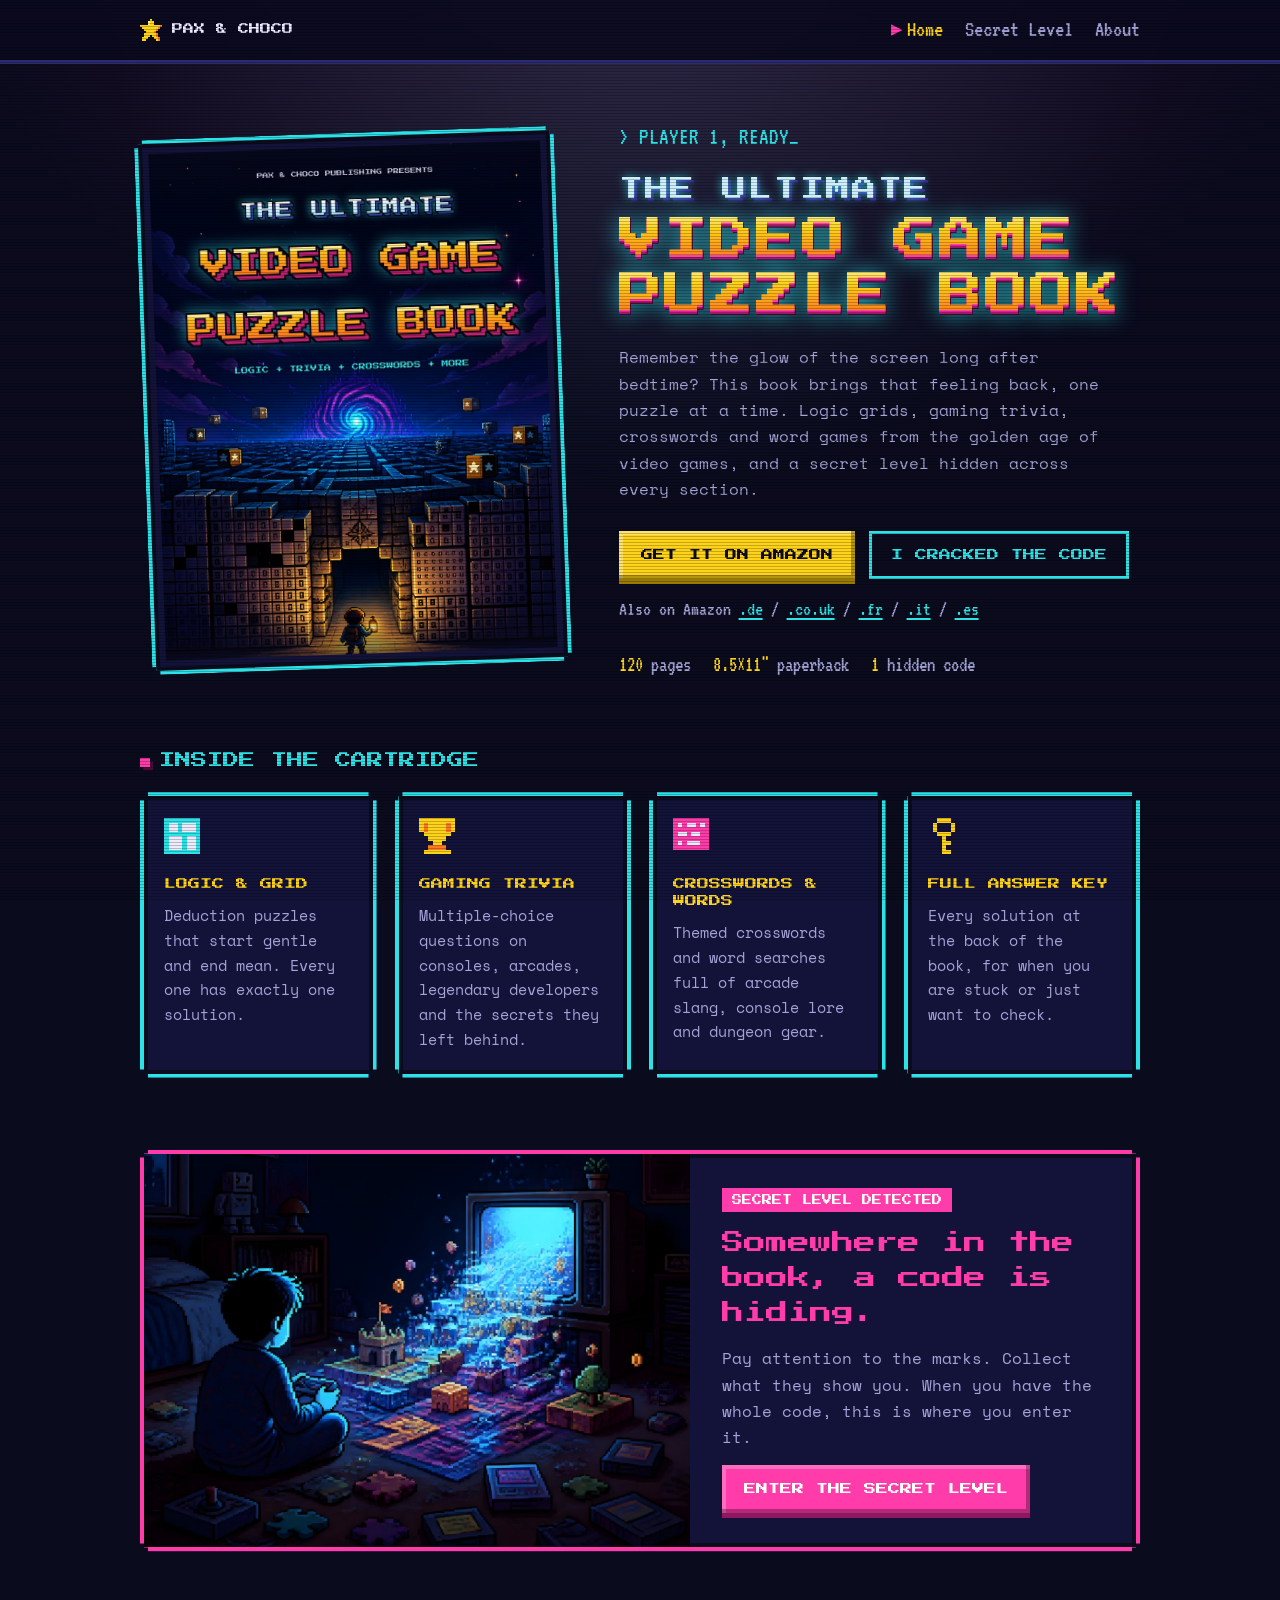
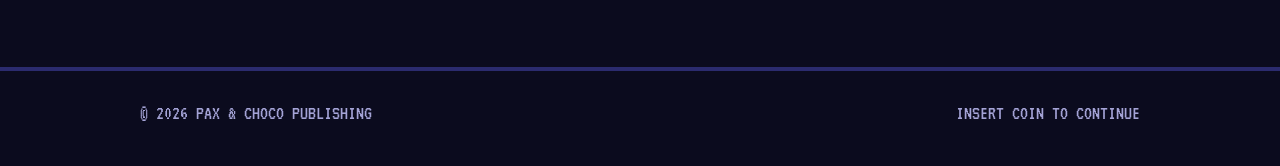
<file: index.html>
<!DOCTYPE html>
<html lang="en">
<head>
<meta charset="UTF-8">
<meta name="viewport" content="width=device-width, initial-scale=1.0">
<title>The Ultimate Video Game Puzzle Book | Pax & Choco Publishing</title>
<meta name="description" content="A retro gaming puzzle book: logic and grid puzzles, gaming trivia, crosswords and word games, with a hidden code running through every page.">
<meta property="og:title" content="The Ultimate Video Game Puzzle Book | Pax & Choco Publishing">
<meta property="og:description" content="A retro gaming puzzle book: logic and grid puzzles, gaming trivia, crosswords and word games, with a hidden code running through every page.">
<meta property="og:image" content="https://paxandchoco.com/assets/img/og-image.jpg">
<meta property="og:type" content="website">
<link rel="canonical" href="https://paxandchoco.com/">
<meta property="og:url" content="https://paxandchoco.com/">
<meta property="og:site_name" content="Pax &amp; Choco Publishing">
<script type="application/ld+json">{"@context":"https://schema.org","@type":"Book","name":"The Ultimate Video Game Puzzle Book: 100 Retro & Classic Gaming Puzzles for True Players","alternateName":"The Ultimate Video Game Puzzle Book","author":{"@type":"Organization","name":"Pax & Choco","url":"https://www.amazon.com/author/paxandchoco"},"publisher":{"@type":"Organization","name":"Pax & Choco Publishing","url":"https://paxandchoco.com/"},"bookFormat":"https://schema.org/Paperback","isbn":"9798165314964","numberOfPages":120,"inLanguage":"en","genre":["Puzzles & Games","Word Search","Logic & Brain Teasers","Trivia"],"image":"https://paxandchoco.com/assets/img/cover-front.jpg","url":"https://paxandchoco.com/","sameAs":["https://www.amazon.com/dp/B0HPKQ2WG3"],"offers":{"@type":"Offer","url":"https://www.amazon.com/dp/B0HPKQ2WG3","price":"12.99","priceCurrency":"USD","availability":"https://schema.org/InStock"}}</script>
<meta name="twitter:card" content="summary_large_image">
<meta name="theme-color" content="#0b0b1e">
<link rel="icon" href="/assets/img/favicon.svg" type="image/svg+xml">
<link rel="preload" href="/assets/fonts/PressStart2P-Regular.woff2" as="font" type="font/woff2" crossorigin>
<link rel="stylesheet" href="/assets/site.css">
<style>
.hero { padding: 54px 0 30px; }
.hero .wrap { display: grid; grid-template-columns: minmax(0, 0.9fr) minmax(0, 1.1fr); gap: 52px; align-items: center; }
.cover { padding: 10px; transform: rotate(-2deg); max-width: 420px; justify-self: center; }
.cover img { display: block; width: 100%; height: auto; }
.hero .logo { font-size: clamp(26px, 4.4vw, 44px); text-align: left; margin: 16px 0 22px; }
.hero .lede { color: var(--muted); max-width: 48ch; }
.kicker { font-family: var(--term); font-size: 24px; color: var(--cyan); }
.cta { display: flex; flex-wrap: wrap; gap: 14px; margin-top: 28px; }
.facts { display: flex; flex-wrap: wrap; gap: 10px 22px; margin-top: 22px; font-family: var(--term); font-size: 21px; color: var(--muted); }
.facts b { color: var(--yellow); font-weight: 400; }
.stores { margin-top: 14px; font-family: var(--term); font-size: 20px; color: var(--muted); }
.stores a { color: var(--cyan); }
section { padding: 36px 0; }
.grid4 { display: grid; grid-template-columns: repeat(4, minmax(0, 1fr)); gap: 18px; }
.card { padding: 22px 20px; }
.card p { color: var(--muted); font-size: 15px; }
.card .ico { width: 36px; height: 36px; margin-bottom: 14px; }
.room { display: grid; grid-template-columns: minmax(0, 1.1fr) minmax(0, 0.9fr); gap: 0; overflow: hidden; }
.room img { display: block; width: 100%; height: 100%; object-fit: cover; min-height: 280px; }
.room .txt { padding: 34px 32px; display: flex; flex-direction: column; justify-content: center; gap: 14px; }
.room .big { font-family: var(--pixel); font-size: clamp(16px, 2.2vw, 22px); line-height: 1.6; color: var(--magenta); }
@media (max-width: 860px) {
  .hero .wrap, .room { grid-template-columns: 1fr; }
  .hero .logo { text-align: center; }
  .hero .kicker, .hero .lede { text-align: center; margin: 0 auto; }
  .cta, .facts { justify-content: center; }
  .stores { text-align: center; }
  .cover { max-width: 320px; }
  .grid4 { grid-template-columns: repeat(2, minmax(0, 1fr)); }
}
@media (max-width: 520px) { .grid4 { grid-template-columns: 1fr; } }
</style>
</head>
<body>
<a class="skip" href="#main">Skip to content</a>
<header class="topbar">
  <div class="wrap">
    <a class="brand" href="/"><svg viewBox="0 0 11 11" shape-rendering="crispEdges" aria-hidden="true"><path fill="#ffd319" d="M5 0h1v1H5zM5 1h2v1H5zM5 2h2v1H5zM0 3h10v1H0zM1 4h8v1H1zM2 5h6v1H2zM3 6h4v1H3zM2 7h6v1H2zM2 8h3v1H2zM6 8h2v1H6zM1 9h3v1H1zM7 9h2v1H7zM1 10h2v1H1zM8 10h1v1H8z"/><path fill="#fff3a0" d="M4 1h1v1H4zM4 2h1v1H4z"/><path fill="#ff781e" d="M10 3h1v1H10zM9 4h1v1H9zM8 5h1v1H8zM7 6h1v1H7zM8 7h1v1H8zM8 8h1v1H8zM9 9h1v1H9zM9 10h1v1H9z"/></svg><span>PAX &amp; CHOCO</span></a>
    <nav class="nav" aria-label="Main">
      <a href="/" aria-current="page">Home</a>
      <a href="/secret/">Secret Level</a>
      <a href="/about/">About</a>
    </nav>
  </div>
</header>

<main id="main">
  <div class="hero">
    <div class="wrap">
      <div class="cover frame">
        <img src="/assets/img/cover-front.jpg" width="900" height="1164" alt="Book cover: a pixel-art explorer with a lantern stands before a giant maze of crossword blocks and a swirling portal">
      </div>
      <div>
        <div class="kicker">&gt; PLAYER 1, READY<span class="blink">_</span></div>
        <h1 class="logo" aria-label="The Ultimate Video Game Puzzle Book">
  <span class="ln sm">The Ultimate</span>
  <span class="ln big">Video Game</span>
  <span class="ln big">Puzzle Book</span>
</h1>
        <p class="lede">Remember the glow of the screen long after bedtime? This book brings that feeling back, one puzzle at a time. Logic grids, gaming trivia, crosswords and word games from the golden age of video games, and a secret level hidden across every section.</p>
        <div class="cta">
          <a class="btn" data-amazon="GET IT ON AMAZON">COMING SOON ON AMAZON</a>
          <a class="btn ghost" href="/secret/">I CRACKED THE CODE</a>
        </div>
        <p class="stores" data-stores hidden></p>
        <div class="facts"><span><b>120</b> pages</span><span><b>8.5&times;11"</b> paperback</span><span><b>1</b> hidden code</span></div>
      </div>
    </div>
  </div>

  <section>
    <div class="wrap">
      <h2>INSIDE THE CARTRIDGE</h2>
      <div class="grid4">
        <div class="card frame"><svg class="ico" viewBox="0 0 8 8" shape-rendering="crispEdges" aria-hidden="true"><rect x="0" y="0" width="1" height="1" fill="#2de2e6"/><rect x="1" y="0" width="1" height="1" fill="#2de2e6"/><rect x="2" y="0" width="1" height="1" fill="#2de2e6"/><rect x="3" y="0" width="1" height="1" fill="#2de2e6"/><rect x="4" y="0" width="1" height="1" fill="#2de2e6"/><rect x="5" y="0" width="1" height="1" fill="#2de2e6"/><rect x="6" y="0" width="1" height="1" fill="#2de2e6"/><rect x="7" y="0" width="1" height="1" fill="#2de2e6"/><rect x="0" y="1" width="1" height="1" fill="#2de2e6"/><rect x="1" y="1" width="1" height="1" fill="#ecebff"/><rect x="2" y="1" width="1" height="1" fill="#ecebff"/><rect x="3" y="1" width="1" height="1" fill="#2de2e6"/><rect x="4" y="1" width="1" height="1" fill="#ecebff"/><rect x="5" y="1" width="1" height="1" fill="#ecebff"/><rect x="6" y="1" width="1" height="1" fill="#ecebff"/><rect x="7" y="1" width="1" height="1" fill="#2de2e6"/><rect x="0" y="2" width="1" height="1" fill="#2de2e6"/><rect x="1" y="2" width="1" height="1" fill="#ecebff"/><rect x="2" y="2" width="1" height="1" fill="#ecebff"/><rect x="3" y="2" width="1" height="1" fill="#2de2e6"/><rect x="4" y="2" width="1" height="1" fill="#ecebff"/><rect x="5" y="2" width="1" height="1" fill="#ecebff"/><rect x="6" y="2" width="1" height="1" fill="#ecebff"/><rect x="7" y="2" width="1" height="1" fill="#2de2e6"/><rect x="0" y="3" width="1" height="1" fill="#2de2e6"/><rect x="1" y="3" width="1" height="1" fill="#2de2e6"/><rect x="2" y="3" width="1" height="1" fill="#2de2e6"/><rect x="3" y="3" width="1" height="1" fill="#2de2e6"/><rect x="4" y="3" width="1" height="1" fill="#2de2e6"/><rect x="5" y="3" width="1" height="1" fill="#2de2e6"/><rect x="6" y="3" width="1" height="1" fill="#2de2e6"/><rect x="7" y="3" width="1" height="1" fill="#2de2e6"/><rect x="0" y="4" width="1" height="1" fill="#2de2e6"/><rect x="1" y="4" width="1" height="1" fill="#ecebff"/><rect x="2" y="4" width="1" height="1" fill="#ecebff"/><rect x="3" y="4" width="1" height="1" fill="#ecebff"/><rect x="4" y="4" width="1" height="1" fill="#2de2e6"/><rect x="5" y="4" width="1" height="1" fill="#ecebff"/><rect x="6" y="4" width="1" height="1" fill="#ecebff"/><rect x="7" y="4" width="1" height="1" fill="#2de2e6"/><rect x="0" y="5" width="1" height="1" fill="#2de2e6"/><rect x="1" y="5" width="1" height="1" fill="#ecebff"/><rect x="2" y="5" width="1" height="1" fill="#ecebff"/><rect x="3" y="5" width="1" height="1" fill="#ecebff"/><rect x="4" y="5" width="1" height="1" fill="#2de2e6"/><rect x="5" y="5" width="1" height="1" fill="#ecebff"/><rect x="6" y="5" width="1" height="1" fill="#ecebff"/><rect x="7" y="5" width="1" height="1" fill="#2de2e6"/><rect x="0" y="6" width="1" height="1" fill="#2de2e6"/><rect x="1" y="6" width="1" height="1" fill="#ecebff"/><rect x="2" y="6" width="1" height="1" fill="#ecebff"/><rect x="3" y="6" width="1" height="1" fill="#ecebff"/><rect x="4" y="6" width="1" height="1" fill="#2de2e6"/><rect x="5" y="6" width="1" height="1" fill="#ecebff"/><rect x="6" y="6" width="1" height="1" fill="#ecebff"/><rect x="7" y="6" width="1" height="1" fill="#2de2e6"/><rect x="0" y="7" width="1" height="1" fill="#2de2e6"/><rect x="1" y="7" width="1" height="1" fill="#2de2e6"/><rect x="2" y="7" width="1" height="1" fill="#2de2e6"/><rect x="3" y="7" width="1" height="1" fill="#2de2e6"/><rect x="4" y="7" width="1" height="1" fill="#2de2e6"/><rect x="5" y="7" width="1" height="1" fill="#2de2e6"/><rect x="6" y="7" width="1" height="1" fill="#2de2e6"/><rect x="7" y="7" width="1" height="1" fill="#2de2e6"/></svg><h3>LOGIC &amp; GRID</h3><p>Deduction puzzles that start gentle and end mean. Every one has exactly one solution.</p></div>
        <div class="card frame"><svg class="ico" viewBox="0 0 8 8" shape-rendering="crispEdges" aria-hidden="true"><rect x="0" y="0" width="1" height="1" fill="#ffd319"/><rect x="1" y="0" width="1" height="1" fill="#ffd319"/><rect x="2" y="0" width="1" height="1" fill="#ffd319"/><rect x="3" y="0" width="1" height="1" fill="#ffd319"/><rect x="4" y="0" width="1" height="1" fill="#ffd319"/><rect x="5" y="0" width="1" height="1" fill="#ffd319"/><rect x="6" y="0" width="1" height="1" fill="#ffd319"/><rect x="7" y="0" width="1" height="1" fill="#ffd319"/><rect x="0" y="1" width="1" height="1" fill="#ffd319"/><rect x="1" y="1" width="1" height="1" fill="#ff781e"/><rect x="2" y="1" width="1" height="1" fill="#ffd319"/><rect x="3" y="1" width="1" height="1" fill="#ffd319"/><rect x="4" y="1" width="1" height="1" fill="#ffd319"/><rect x="5" y="1" width="1" height="1" fill="#ffd319"/><rect x="6" y="1" width="1" height="1" fill="#ff781e"/><rect x="7" y="1" width="1" height="1" fill="#ffd319"/><rect x="0" y="2" width="1" height="1" fill="#ffd319"/><rect x="1" y="2" width="1" height="1" fill="#ff781e"/><rect x="2" y="2" width="1" height="1" fill="#ffd319"/><rect x="3" y="2" width="1" height="1" fill="#ffd319"/><rect x="4" y="2" width="1" height="1" fill="#ffd319"/><rect x="5" y="2" width="1" height="1" fill="#ffd319"/><rect x="6" y="2" width="1" height="1" fill="#ff781e"/><rect x="7" y="2" width="1" height="1" fill="#ffd319"/><rect x="1" y="3" width="1" height="1" fill="#ffd319"/><rect x="2" y="3" width="1" height="1" fill="#ffd319"/><rect x="3" y="3" width="1" height="1" fill="#ffd319"/><rect x="4" y="3" width="1" height="1" fill="#ffd319"/><rect x="5" y="3" width="1" height="1" fill="#ffd319"/><rect x="6" y="3" width="1" height="1" fill="#ffd319"/><rect x="2" y="4" width="1" height="1" fill="#ffd319"/><rect x="3" y="4" width="1" height="1" fill="#ffd319"/><rect x="4" y="4" width="1" height="1" fill="#ffd319"/><rect x="5" y="4" width="1" height="1" fill="#ffd319"/><rect x="3" y="5" width="1" height="1" fill="#ffd319"/><rect x="4" y="5" width="1" height="1" fill="#ffd319"/><rect x="2" y="6" width="1" height="1" fill="#ff781e"/><rect x="3" y="6" width="1" height="1" fill="#ff781e"/><rect x="4" y="6" width="1" height="1" fill="#ff781e"/><rect x="5" y="6" width="1" height="1" fill="#ff781e"/><rect x="1" y="7" width="1" height="1" fill="#ffd319"/><rect x="2" y="7" width="1" height="1" fill="#ffd319"/><rect x="3" y="7" width="1" height="1" fill="#ffd319"/><rect x="4" y="7" width="1" height="1" fill="#ffd319"/><rect x="5" y="7" width="1" height="1" fill="#ffd319"/><rect x="6" y="7" width="1" height="1" fill="#ffd319"/></svg><h3>GAMING TRIVIA</h3><p>Multiple-choice questions on consoles, arcades, legendary developers and the secrets they left behind.</p></div>
        <div class="card frame"><svg class="ico" viewBox="0 0 8 8" shape-rendering="crispEdges" aria-hidden="true"><rect x="0" y="0" width="1" height="1" fill="#ff3caa"/><rect x="1" y="0" width="1" height="1" fill="#ff3caa"/><rect x="2" y="0" width="1" height="1" fill="#ff3caa"/><rect x="3" y="0" width="1" height="1" fill="#ff3caa"/><rect x="4" y="0" width="1" height="1" fill="#ff3caa"/><rect x="5" y="0" width="1" height="1" fill="#ff3caa"/><rect x="6" y="0" width="1" height="1" fill="#ff3caa"/><rect x="7" y="0" width="1" height="1" fill="#ff3caa"/><rect x="0" y="1" width="1" height="1" fill="#ff3caa"/><rect x="1" y="1" width="1" height="1" fill="#ecebff"/><rect x="2" y="1" width="1" height="1" fill="#ff3caa"/><rect x="3" y="1" width="1" height="1" fill="#ecebff"/><rect x="4" y="1" width="1" height="1" fill="#ecebff"/><rect x="5" y="1" width="1" height="1" fill="#ff3caa"/><rect x="6" y="1" width="1" height="1" fill="#ecebff"/><rect x="7" y="1" width="1" height="1" fill="#ff3caa"/><rect x="0" y="2" width="1" height="1" fill="#ff3caa"/><rect x="1" y="2" width="1" height="1" fill="#ff3caa"/><rect x="2" y="2" width="1" height="1" fill="#ff3caa"/><rect x="3" y="2" width="1" height="1" fill="#ff3caa"/><rect x="4" y="2" width="1" height="1" fill="#ff3caa"/><rect x="5" y="2" width="1" height="1" fill="#ff3caa"/><rect x="6" y="2" width="1" height="1" fill="#ff3caa"/><rect x="7" y="2" width="1" height="1" fill="#ff3caa"/><rect x="0" y="3" width="1" height="1" fill="#ff3caa"/><rect x="1" y="3" width="1" height="1" fill="#ecebff"/><rect x="2" y="3" width="1" height="1" fill="#ecebff"/><rect x="3" y="3" width="1" height="1" fill="#ff3caa"/><rect x="4" y="3" width="1" height="1" fill="#ecebff"/><rect x="5" y="3" width="1" height="1" fill="#ecebff"/><rect x="6" y="3" width="1" height="1" fill="#ff3caa"/><rect x="7" y="3" width="1" height="1" fill="#ff3caa"/><rect x="0" y="4" width="1" height="1" fill="#ff3caa"/><rect x="1" y="4" width="1" height="1" fill="#ff3caa"/><rect x="2" y="4" width="1" height="1" fill="#ff3caa"/><rect x="3" y="4" width="1" height="1" fill="#ff3caa"/><rect x="4" y="4" width="1" height="1" fill="#ff3caa"/><rect x="5" y="4" width="1" height="1" fill="#ff3caa"/><rect x="6" y="4" width="1" height="1" fill="#ff3caa"/><rect x="7" y="4" width="1" height="1" fill="#ff3caa"/><rect x="0" y="5" width="1" height="1" fill="#ff3caa"/><rect x="1" y="5" width="1" height="1" fill="#ecebff"/><rect x="2" y="5" width="1" height="1" fill="#ff3caa"/><rect x="3" y="5" width="1" height="1" fill="#ecebff"/><rect x="4" y="5" width="1" height="1" fill="#ecebff"/><rect x="5" y="5" width="1" height="1" fill="#ecebff"/><rect x="6" y="5" width="1" height="1" fill="#ff3caa"/><rect x="7" y="5" width="1" height="1" fill="#ff3caa"/><rect x="0" y="6" width="1" height="1" fill="#ff3caa"/><rect x="1" y="6" width="1" height="1" fill="#ff3caa"/><rect x="2" y="6" width="1" height="1" fill="#ff3caa"/><rect x="3" y="6" width="1" height="1" fill="#ff3caa"/><rect x="4" y="6" width="1" height="1" fill="#ff3caa"/><rect x="5" y="6" width="1" height="1" fill="#ff3caa"/><rect x="6" y="6" width="1" height="1" fill="#ff3caa"/><rect x="7" y="6" width="1" height="1" fill="#ff3caa"/></svg><h3>CROSSWORDS &amp; WORDS</h3><p>Themed crosswords and word searches full of arcade slang, console lore and dungeon gear.</p></div>
        <div class="card frame"><svg class="ico" viewBox="0 0 8 8" shape-rendering="crispEdges" aria-hidden="true"><rect x="2" y="0" width="1" height="1" fill="#ffd319"/><rect x="3" y="0" width="1" height="1" fill="#ffd319"/><rect x="4" y="0" width="1" height="1" fill="#ffd319"/><rect x="1" y="1" width="1" height="1" fill="#ffd319"/><rect x="5" y="1" width="1" height="1" fill="#ffd319"/><rect x="1" y="2" width="1" height="1" fill="#ffd319"/><rect x="5" y="2" width="1" height="1" fill="#ffd319"/><rect x="2" y="3" width="1" height="1" fill="#ffd319"/><rect x="3" y="3" width="1" height="1" fill="#ffd319"/><rect x="4" y="3" width="1" height="1" fill="#ffd319"/><rect x="3" y="4" width="1" height="1" fill="#ffd319"/><rect x="3" y="5" width="1" height="1" fill="#ffd319"/><rect x="4" y="5" width="1" height="1" fill="#ffd319"/><rect x="3" y="6" width="1" height="1" fill="#ffd319"/><rect x="3" y="7" width="1" height="1" fill="#ffd319"/><rect x="4" y="7" width="1" height="1" fill="#ffd319"/></svg><h3>FULL ANSWER KEY</h3><p>Every solution at the back of the book, for when you are stuck or just want to check.</p></div>
      </div>
    </div>
  </section>

  <section>
    <div class="wrap">
      <div class="room frame magenta">
        <img src="/assets/img/crt-room.jpg" width="1200" height="854" alt="Pixel art of a child in an 1980s bedroom, the game world pouring out of a glowing CRT television" loading="lazy">
        <div class="txt">
          <span class="tag magenta" style="align-self:flex-start">SECRET LEVEL DETECTED</span>
          <div class="big">Somewhere in the book, a code is hiding.</div>
          <p class="muted">Pay attention to the marks. Collect what they show you. When you have the whole code, this is where you enter it.</p>
          <a class="btn magenta" href="/secret/" style="align-self:flex-start">ENTER THE SECRET LEVEL</a>
        </div>
      </div>
    </div>
  </section>
</main>
<footer class="footer">
  <div class="wrap">
    <span>&copy; <span data-year>2026</span> PAX &amp; CHOCO PUBLISHING</span>
    <span>INSERT COIN TO CONTINUE</span>
  </div>
</footer>
<script src="/assets/site.js"></script>
</body>
</html>
</file>
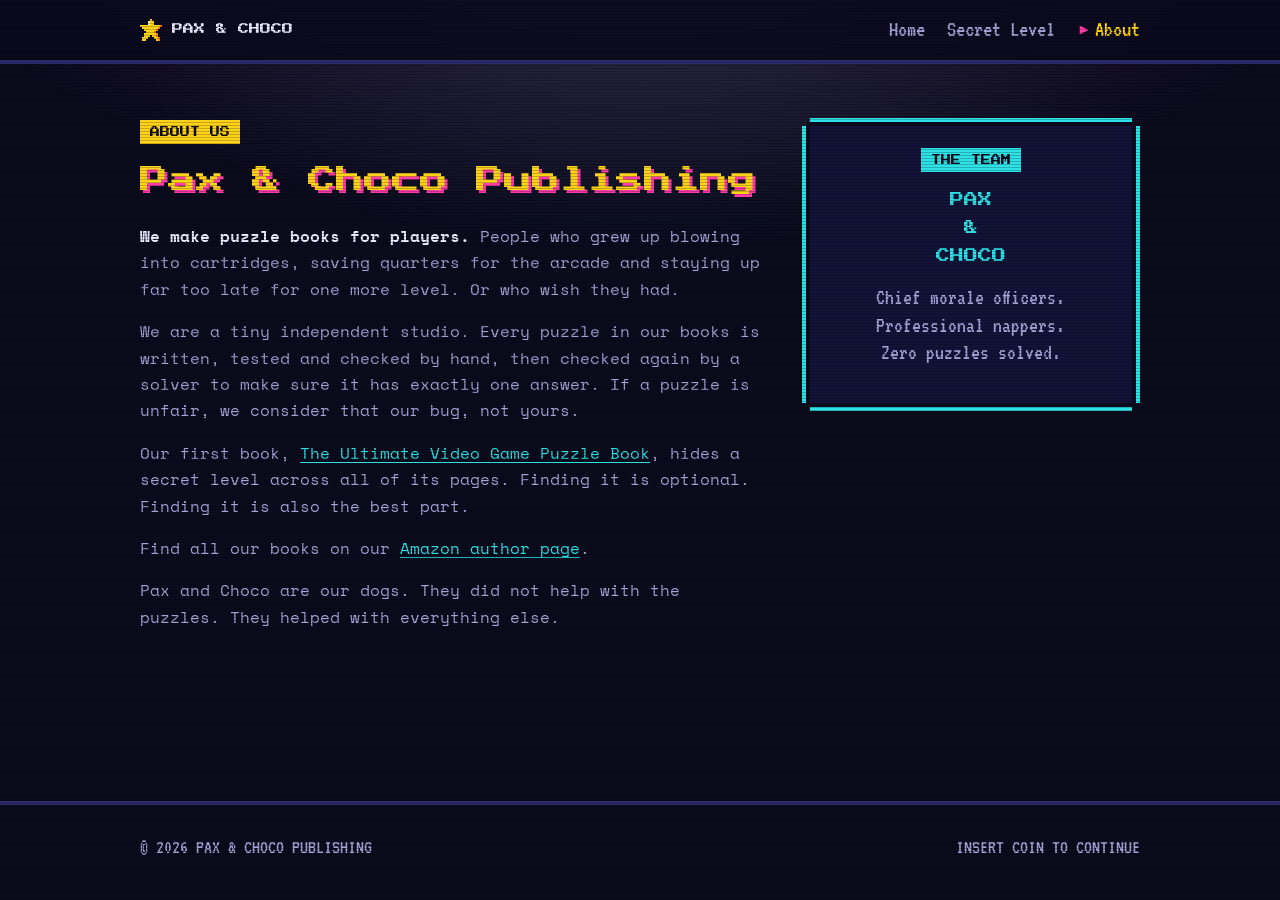
<file: about/index.html>
<!DOCTYPE html>
<html lang="en">
<head>
<meta charset="UTF-8">
<meta name="viewport" content="width=device-width, initial-scale=1.0">
<title>About | Pax & Choco Publishing</title>
<meta name="description" content="Pax & Choco Publishing is a tiny independent studio making puzzle books for people who grew up with a controller in their hands.">
<meta property="og:title" content="About | Pax & Choco Publishing">
<meta property="og:description" content="Pax & Choco Publishing is a tiny independent studio making puzzle books for people who grew up with a controller in their hands.">
<meta property="og:image" content="https://paxandchoco.com/assets/img/og-image.jpg">
<meta property="og:type" content="website">
<link rel="canonical" href="https://paxandchoco.com/about/">
<meta property="og:url" content="https://paxandchoco.com/about/">
<meta property="og:site_name" content="Pax &amp; Choco Publishing">
<meta name="twitter:card" content="summary_large_image">
<meta name="theme-color" content="#0b0b1e">
<link rel="icon" href="/assets/img/favicon.svg" type="image/svg+xml">
<link rel="preload" href="/assets/fonts/PressStart2P-Regular.woff2" as="font" type="font/woff2" crossorigin>
<link rel="stylesheet" href="/assets/site.css">
<style>
.about { padding: 54px 0 10px; }
.about .wrap { display: grid; grid-template-columns: minmax(0, 1.3fr) minmax(0, 0.7fr); gap: 34px; align-items: start; }
.about h1 { font-size: clamp(20px, 3vw, 28px); color: var(--yellow); margin: 16px 0 22px; text-shadow: 3px 3px 0 var(--magenta); }
.about p { margin-bottom: 16px; color: var(--muted); }
.about p strong { color: var(--text); }
.side { padding: 24px; text-align: center; }
.side .dogs { font-family: var(--pixel); font-size: 14px; color: var(--cyan); line-height: 2; margin: 14px 0; }
@media (max-width: 820px) { .about .wrap { grid-template-columns: 1fr; } }
</style>
</head>
<body>
<a class="skip" href="#main">Skip to content</a>
<header class="topbar">
  <div class="wrap">
    <a class="brand" href="/"><svg viewBox="0 0 11 11" shape-rendering="crispEdges" aria-hidden="true"><path fill="#ffd319" d="M5 0h1v1H5zM5 1h2v1H5zM5 2h2v1H5zM0 3h10v1H0zM1 4h8v1H1zM2 5h6v1H2zM3 6h4v1H3zM2 7h6v1H2zM2 8h3v1H2zM6 8h2v1H6zM1 9h3v1H1zM7 9h2v1H7zM1 10h2v1H1zM8 10h1v1H8z"/><path fill="#fff3a0" d="M4 1h1v1H4zM4 2h1v1H4z"/><path fill="#ff781e" d="M10 3h1v1H10zM9 4h1v1H9zM8 5h1v1H8zM7 6h1v1H7zM8 7h1v1H8zM8 8h1v1H8zM9 9h1v1H9zM9 10h1v1H9z"/></svg><span>PAX &amp; CHOCO</span></a>
    <nav class="nav" aria-label="Main">
      <a href="/">Home</a>
      <a href="/secret/">Secret Level</a>
      <a href="/about/" aria-current="page">About</a>
    </nav>
  </div>
</header>

<main id="main" class="about">
  <div class="wrap">
    <div>
      <span class="tag">ABOUT US</span>
      <h1>Pax &amp; Choco Publishing</h1>
      <p><strong>We make puzzle books for players.</strong> People who grew up blowing into cartridges, saving quarters for the arcade and staying up far too late for one more level. Or who wish they had.</p>
      <p>We are a tiny independent studio. Every puzzle in our books is written, tested and checked by hand, then checked again by a solver to make sure it has exactly one answer. If a puzzle is unfair, we consider that our bug, not yours.</p>
      <p>Our first book, <a href="/">The Ultimate Video Game Puzzle Book</a>, hides a secret level across all of its pages. Finding it is optional. Finding it is also the best part.</p>
      <p>Find all our books on our <a href="https://www.amazon.com/author/paxandchoco" target="_blank" rel="noopener">Amazon author page</a>.</p>
      <p>Pax and Choco are our dogs. They did not help with the puzzles. They helped with everything else.</p>
    </div>
    <aside class="side frame">
      <span class="tag cyan">THE TEAM</span>
      <div class="dogs">PAX<br>&amp;<br>CHOCO</div>
      <p class="term muted">Chief morale officers.<br>Professional nappers.<br>Zero puzzles solved.</p>
    </aside>
  </div>
</main>
<footer class="footer">
  <div class="wrap">
    <span>&copy; <span data-year>2026</span> PAX &amp; CHOCO PUBLISHING</span>
    <span>INSERT COIN TO CONTINUE</span>
  </div>
</footer>
<script src="/assets/site.js"></script>
</body>
</html>
</file>
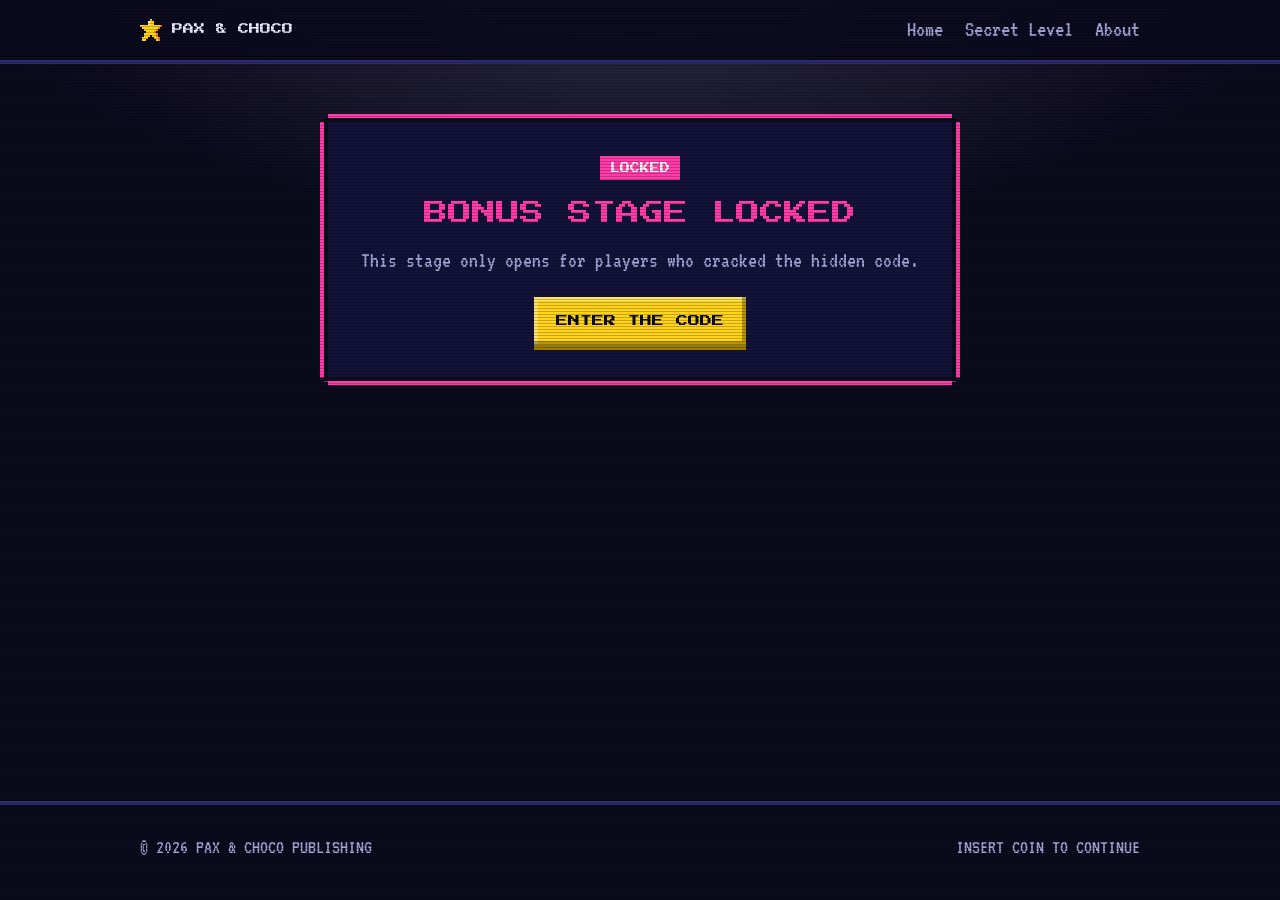
<file: bonus/index.html>
<!DOCTYPE html>
<html lang="en">
<head>
<meta charset="UTF-8">
<meta name="viewport" content="width=device-width, initial-scale=1.0">
<title>Bonus Stage | Pax & Choco Publishing</title>
<meta name="description" content="The bonus stage of The Ultimate Video Game Puzzle Book.">
<meta name="robots" content="noindex">
<meta property="og:title" content="Bonus Stage | Pax & Choco Publishing">
<meta property="og:description" content="The bonus stage of The Ultimate Video Game Puzzle Book.">
<meta property="og:image" content="https://paxandchoco.com/assets/img/og-image.jpg">
<meta property="og:type" content="website">
<link rel="canonical" href="https://paxandchoco.com/bonus/">
<meta property="og:url" content="https://paxandchoco.com/bonus/">
<meta property="og:site_name" content="Pax &amp; Choco Publishing">
<meta name="twitter:card" content="summary_large_image">
<meta name="theme-color" content="#0b0b1e">
<link rel="icon" href="/assets/img/favicon.svg" type="image/svg+xml">
<link rel="preload" href="/assets/fonts/PressStart2P-Regular.woff2" as="font" type="font/woff2" crossorigin>
<link rel="stylesheet" href="/assets/site.css">
<style>
.stage { padding: 50px 0 10px; }
.locked { max-width: 640px; margin: 0 auto; padding: 36px 28px; text-align: center; }
.locked h1 { font-size: clamp(18px, 3vw, 24px); color: var(--magenta); margin: 16px 0; }
.locked p { margin-bottom: 22px; }
#vault { display: none; }
.head { text-align: center; margin-bottom: 30px; }
.head h1 { font-size: clamp(20px, 3.6vw, 32px); margin: 18px 0 10px; color: var(--yellow); text-shadow: 3px 3px 0 var(--magenta), 0 0 18px rgba(45,226,230,.45); }
.cert-wrap { display: grid; grid-template-columns: minmax(0, 1fr) minmax(0, 0.9fr); gap: 26px; align-items: start; }
.preview { padding: 14px; }
.preview canvas { display: block; width: 100%; height: auto; image-rendering: auto; background: var(--navy); }
.controls { padding: 26px 24px; }
.controls label { display: block; font-family: var(--pixel); font-size: 10px; color: var(--cyan); margin: 18px 0 8px; }
.controls label:first-of-type { margin-top: 0; }
.controls input[type=text] { width: 100%; padding: 14px 12px; font-family: var(--pixel); font-size: 13px; color: var(--yellow); background: var(--navy); border: 4px solid var(--line); outline: none; text-transform: uppercase; }
.controls input[type=text]:focus { border-color: var(--cyan); }
.seg { display: flex; gap: 0; }
.seg button { flex: 1; font-family: var(--term); font-size: 21px; padding: 8px 6px; color: var(--muted); background: var(--navy); border: 3px solid var(--line); cursor: pointer; }
.seg button + button { border-left: 0; }
.seg button[aria-pressed="true"] { color: var(--navy); background: var(--cyan); border-color: var(--cyan); }
.dl { display: grid; grid-template-columns: 1fr 1fr; gap: 12px; margin-top: 24px; }
.dl .btn { text-align: center; padding: 14px 8px; }
.serial { font-family: var(--term); font-size: 20px; color: var(--muted); margin-top: 16px; }
.privacy { font-size: 13px; color: var(--muted); margin-top: 14px; }
.thanks { margin-top: 30px; padding: 26px 28px; }
.thanks p { color: var(--muted); margin-bottom: 12px; }
.thanks .sign { font-family: var(--term); font-size: 24px; color: var(--yellow); }
@media (max-width: 860px) { .cert-wrap { grid-template-columns: 1fr; } }
</style>
</head>
<body>
<a class="skip" href="#main">Skip to content</a>
<header class="topbar">
  <div class="wrap">
    <a class="brand" href="/"><svg viewBox="0 0 11 11" shape-rendering="crispEdges" aria-hidden="true"><path fill="#ffd319" d="M5 0h1v1H5zM5 1h2v1H5zM5 2h2v1H5zM0 3h10v1H0zM1 4h8v1H1zM2 5h6v1H2zM3 6h4v1H3zM2 7h6v1H2zM2 8h3v1H2zM6 8h2v1H6zM1 9h3v1H1zM7 9h2v1H7zM1 10h2v1H1zM8 10h1v1H8z"/><path fill="#fff3a0" d="M4 1h1v1H4zM4 2h1v1H4z"/><path fill="#ff781e" d="M10 3h1v1H10zM9 4h1v1H9zM8 5h1v1H8zM7 6h1v1H7zM8 7h1v1H8zM8 8h1v1H8zM9 9h1v1H9zM9 10h1v1H9z"/></svg><span>PAX &amp; CHOCO</span></a>
    <nav class="nav" aria-label="Main">
      <a href="/">Home</a>
      <a href="/secret/">Secret Level</a>
      <a href="/about/">About</a>
    </nav>
  </div>
</header>

<main id="main" class="stage">
  <div class="wrap">
    <div class="locked frame magenta" id="locked">
      <span class="tag magenta">LOCKED</span>
      <h1>BONUS STAGE LOCKED</h1>
      <p class="term muted" id="lockedMsg">This stage only opens for players who cracked the hidden code.</p>
      <a class="btn" href="/secret/">ENTER THE CODE</a>
    </div>
    <div id="vault"></div>
  </div>
</main>
<footer class="footer">
  <div class="wrap">
    <span>&copy; <span data-year>2026</span> PAX &amp; CHOCO PUBLISHING</span>
    <span>INSERT COIN TO CONTINUE</span>
  </div>
</footer>
<script src="/assets/site.js"></script>
<script>
const enc = new TextEncoder();
const b64 = s => Uint8Array.from(atob(s), c => c.charCodeAt(0));
const hex = buf => [...new Uint8Array(buf)].map(x => x.toString(16).padStart(2, "0")).join("");
// Ignore case, spaces, dashes and anything that is not a letter or digit.
const normalise = s => (s || "").toUpperCase().replace(/[^A-Z0-9]/g, "");
async function loadVault() {
  const r = await fetch("/assets/vault.json", { cache: "no-store" });
  if (!r.ok) throw new Error("vault missing");
  return r.json();
}

(async () => {
  const code = sessionStorage.getItem("pc-code");
  if (!code) return;
  try {
    const v = await loadVault();
    const base = await crypto.subtle.importKey("raw", enc.encode(code), "PBKDF2", false, ["deriveKey"]);
    const key = await crypto.subtle.deriveKey(
      { name: "PBKDF2", salt: b64(v.kdf.salt), iterations: v.kdf.iter, hash: "SHA-256" },
      base, { name: "AES-GCM", length: 256 }, false, ["decrypt"]);
    const plain = await crypto.subtle.decrypt({ name: "AES-GCM", iv: b64(v.iv) }, key, b64(v.ct));
    const payload = JSON.parse(new TextDecoder().decode(plain));
    document.getElementById("locked").style.display = "none";
    const box = document.getElementById("vault");
    box.innerHTML = payload.html;
    box.style.display = "block";
    new Function(payload.js)();
  } catch (err) {
    sessionStorage.removeItem("pc-code");
    document.getElementById("lockedMsg").textContent = "That code did not open the vault. Try entering it again.";
  }
})();
</script>
</body>
</html>
</file>
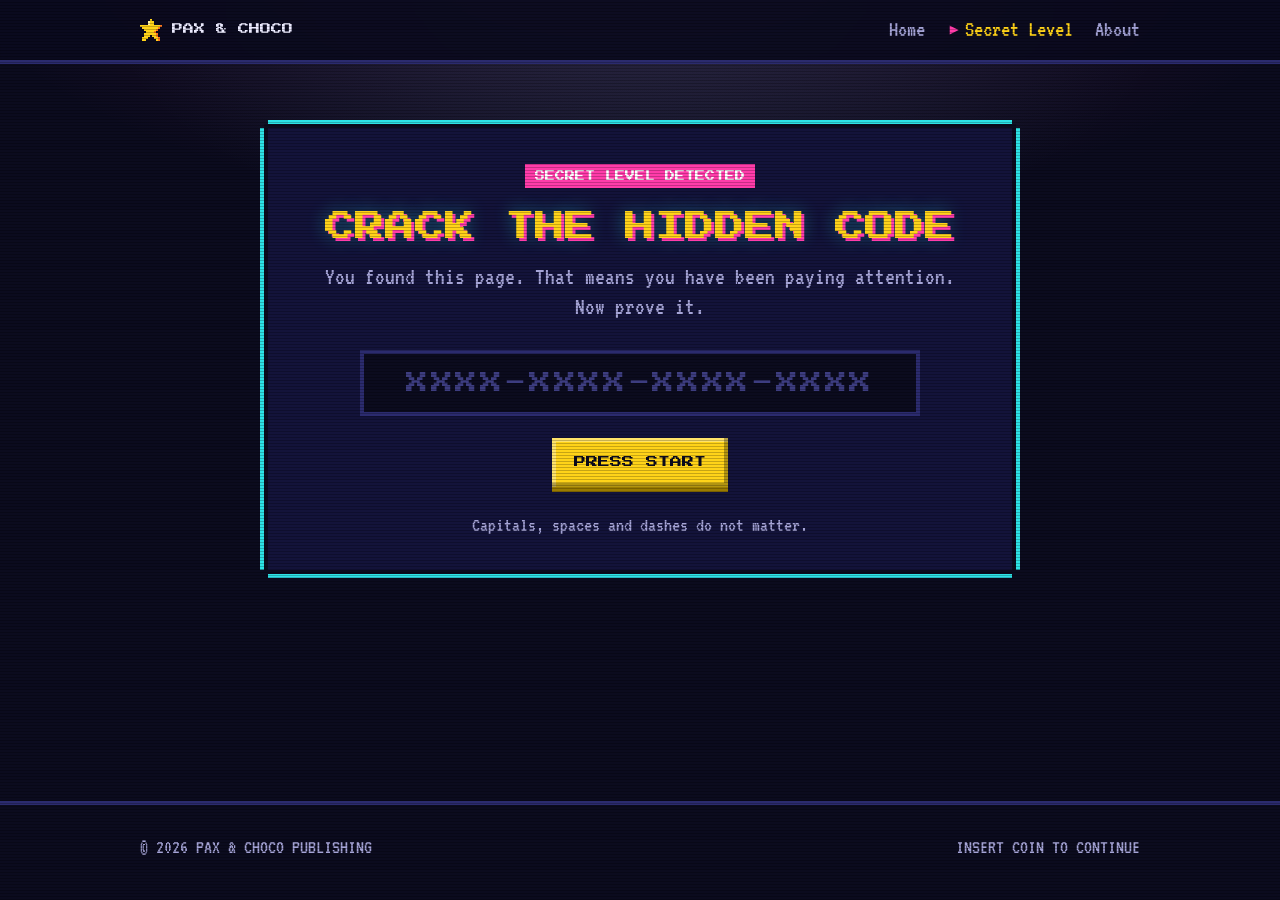
<file: secret/index.html>
<!DOCTYPE html>
<html lang="en">
<head>
<meta charset="UTF-8">
<meta name="viewport" content="width=device-width, initial-scale=1.0">
<title>Secret Level | Pax & Choco Publishing</title>
<meta name="description" content="Found the hidden code in The Ultimate Video Game Puzzle Book? Enter it here to unlock the bonus stage.">
<meta name="robots" content="noindex">
<meta property="og:title" content="Secret Level | Pax & Choco Publishing">
<meta property="og:description" content="Found the hidden code in The Ultimate Video Game Puzzle Book? Enter it here to unlock the bonus stage.">
<meta property="og:image" content="https://paxandchoco.com/assets/img/og-image.jpg">
<meta property="og:type" content="website">
<link rel="canonical" href="https://paxandchoco.com/secret/">
<meta property="og:url" content="https://paxandchoco.com/secret/">
<meta property="og:site_name" content="Pax &amp; Choco Publishing">
<meta name="twitter:card" content="summary_large_image">
<meta name="theme-color" content="#0b0b1e">
<link rel="icon" href="/assets/img/favicon.svg" type="image/svg+xml">
<link rel="preload" href="/assets/fonts/PressStart2P-Regular.woff2" as="font" type="font/woff2" crossorigin>
<link rel="stylesheet" href="/assets/site.css">
<style>
.gate { padding: 56px 0 10px; }
.box { max-width: 760px; margin: 0 auto; padding: 38px 30px 32px; text-align: center; }
.box h1 { font-size: clamp(20px, 3.4vw, 30px); margin: 18px 0 12px; color: var(--yellow); text-shadow: 3px 3px 0 var(--magenta), 0 0 18px rgba(45,226,230,.45); }
.box .flavour { font-family: var(--term); font-size: 24px; color: var(--muted); line-height: 1.25; margin-bottom: 28px; }
.codefield {
  display: block; width: 100%; max-width: 560px; margin: 0 auto 22px; padding: 18px 14px; text-align: center;
  font-family: var(--pixel); font-size: clamp(14px, 2.6vw, 22px); letter-spacing: 0.12em; text-transform: uppercase;
  color: var(--yellow); background: var(--navy); border: 4px solid var(--line); caret-color: var(--magenta); outline: none;
}
.codefield::placeholder { color: #3d3d80; }
.codefield:focus { border-color: var(--cyan); box-shadow: 0 0 0 4px rgba(45,226,230,.18), 0 0 26px rgba(45,226,230,.25); }
.note { font-family: var(--term); font-size: 20px; color: var(--muted); margin-top: 22px; }
.shake { animation: shake .4s steps(2) 1; }
@keyframes shake { 20% { transform: translateX(-10px); } 40% { transform: translateX(10px); } 60% { transform: translateX(-6px); } 80% { transform: translateX(6px); } }

/* overlays */
.overlay { position: fixed; inset: 0; z-index: 90; display: none; align-items: center; justify-content: center; flex-direction: column; gap: 26px; text-align: center; padding: 20px; }
.overlay.on { display: flex; }
#over { background: rgba(11,11,30,.94); }
#over .t { font-family: var(--pixel); font-size: clamp(34px, 8vw, 72px); color: var(--magenta); text-shadow: 6px 6px 0 #4a0a3a, 0 0 30px rgba(255,60,170,.7); animation: drop .5s steps(6) 1, flick 1.2s steps(1) .5s 2; }
#over .s { font-family: var(--term); font-size: 28px; color: var(--text); }
#over .count { font-family: var(--pixel); font-size: 14px; color: var(--yellow); }
@keyframes drop { from { transform: translateY(-120px); opacity: 0; } to { transform: none; opacity: 1; } }
@keyframes flick { 50% { opacity: .2; } }

#win { background: var(--navy); overflow: hidden; }
#win .pix { position: absolute; inset: 0; display: grid; grid-template-columns: repeat(16, 1fr); grid-template-rows: repeat(10, 1fr); }
#win .pix i { background: var(--cyan); opacity: 0; animation: pop .9s steps(4) forwards; }
@keyframes pop { 0% { opacity: 0; } 30% { opacity: 1; } 100% { opacity: 0; } }
#win .t { position: relative; font-family: var(--pixel); font-size: clamp(26px, 6vw, 58px); line-height: 1.3;
  background: linear-gradient(180deg, #fff3a0, var(--yellow) 35%, var(--orange) 90%); -webkit-background-clip: text; background-clip: text; color: transparent;
  filter: drop-shadow(0 .07em 0 var(--magenta)) drop-shadow(0 .05em 0 #a3166a) drop-shadow(0 0 .3em rgba(45,226,230,.8));
  animation: zoom .7s steps(7) .5s both; }
@keyframes zoom { from { transform: scale(.2); opacity: 0; } to { transform: scale(1); opacity: 1; } }
#win .s { position: relative; font-family: var(--term); font-size: 26px; color: var(--cyan); animation: zoom .4s steps(4) 1.1s both; }
#win .bar { position: relative; width: min(420px, 80vw); height: 22px; border: 4px solid var(--cyan); padding: 3px; animation: zoom .3s steps(3) 1.3s both; }
#win .bar b { display: block; height: 100%; width: 0; background: repeating-linear-gradient(90deg, var(--yellow) 0 14px, transparent 14px 18px); animation: load 1.3s steps(13) 1.5s forwards; }
@keyframes load { to { width: 100%; } }
#win a { position: relative; }
</style>
</head>
<body>
<a class="skip" href="#main">Skip to content</a>
<header class="topbar">
  <div class="wrap">
    <a class="brand" href="/"><svg viewBox="0 0 11 11" shape-rendering="crispEdges" aria-hidden="true"><path fill="#ffd319" d="M5 0h1v1H5zM5 1h2v1H5zM5 2h2v1H5zM0 3h10v1H0zM1 4h8v1H1zM2 5h6v1H2zM3 6h4v1H3zM2 7h6v1H2zM2 8h3v1H2zM6 8h2v1H6zM1 9h3v1H1zM7 9h2v1H7zM1 10h2v1H1zM8 10h1v1H8z"/><path fill="#fff3a0" d="M4 1h1v1H4zM4 2h1v1H4z"/><path fill="#ff781e" d="M10 3h1v1H10zM9 4h1v1H9zM8 5h1v1H8zM7 6h1v1H7zM8 7h1v1H8zM8 8h1v1H8zM9 9h1v1H9zM9 10h1v1H9z"/></svg><span>PAX &amp; CHOCO</span></a>
    <nav class="nav" aria-label="Main">
      <a href="/">Home</a>
      <a href="/secret/" aria-current="page">Secret Level</a>
      <a href="/about/">About</a>
    </nav>
  </div>
</header>

<main id="main" class="gate">
  <div class="wrap">
    <div class="box frame" id="box">
      <span class="tag magenta">SECRET LEVEL DETECTED</span>
      <h1>CRACK THE HIDDEN CODE</h1>
      <p class="flavour">You found this page. That means you have been paying attention.<br>Now prove it.</p>
      <form id="form" autocomplete="off" novalidate>
        <label for="code" class="skip">Your code</label>
        <input id="code" class="codefield" placeholder="XXXX-XXXX-XXXX-XXXX" maxlength="40" spellcheck="false" autocapitalize="characters" autocomplete="off">
        <button class="btn" type="submit">PRESS START</button>
      </form>
      <p class="note">Capitals, spaces and dashes do not matter.</p>
    </div>
  </div>
</main>

<div class="overlay" id="over" role="alertdialog" aria-modal="true" aria-labelledby="overT">
  <div class="t" id="overT">GAME OVER</div>
  <div class="s">That is not the code. The answer is in the book.</div>
  <div class="count" id="count">CONTINUE? 9</div>
  <button class="btn" type="button" id="retry">TRY AGAIN</button>
</div>

<div class="overlay" id="win" role="alertdialog" aria-modal="true" aria-labelledby="winT">
  <div class="pix" id="pix"></div>
  <div class="t" id="winT">LEVEL<br>UNLOCKED</div>
  <div class="s">CODE ACCEPTED &middot; LOADING BONUS STAGE</div>
  <div class="bar"><b></b></div>
  <a class="btn" href="/bonus/" id="go">CONTINUE</a>
</div>
<footer class="footer">
  <div class="wrap">
    <span>&copy; <span data-year>2026</span> PAX &amp; CHOCO PUBLISHING</span>
    <span>INSERT COIN TO CONTINUE</span>
  </div>
</footer>
<script src="/assets/site.js"></script>
<script>
const enc = new TextEncoder();
const b64 = s => Uint8Array.from(atob(s), c => c.charCodeAt(0));
const hex = buf => [...new Uint8Array(buf)].map(x => x.toString(16).padStart(2, "0")).join("");
// Ignore case, spaces, dashes and anything that is not a letter or digit.
const normalise = s => (s || "").toUpperCase().replace(/[^A-Z0-9]/g, "");
async function loadVault() {
  const r = await fetch("/assets/vault.json", { cache: "no-store" });
  if (!r.ok) throw new Error("vault missing");
  return r.json();
}

const form = document.getElementById("form");
const field = document.getElementById("code");
const over = document.getElementById("over");
const win = document.getElementById("win");
let timer = null;

async function sha256hex(saltB64, code) {
  const salt = b64(saltB64), msg = enc.encode(code);
  const buf = new Uint8Array(salt.length + msg.length);
  buf.set(salt); buf.set(msg, salt.length);
  return hex(await crypto.subtle.digest("SHA-256", buf));
}

function gameOver() {
  over.classList.add("on");
  let n = 9;
  const c = document.getElementById("count");
  c.textContent = "CONTINUE? " + n;
  clearInterval(timer);
  timer = setInterval(() => { n -= 1; c.textContent = "CONTINUE? " + n; if (n <= 0) retry(); }, 450);
  document.getElementById("retry").focus();
}
function retry() {
  clearInterval(timer);
  over.classList.remove("on");
  const box = document.getElementById("box");
  box.classList.remove("shake"); void box.offsetWidth; box.classList.add("shake");
  field.select(); field.focus();
}
document.getElementById("retry").addEventListener("click", retry);
document.addEventListener("keydown", e => { if (e.key === "Escape" && over.classList.contains("on")) retry(); });

function levelUnlocked() {
  const pix = document.getElementById("pix");
  pix.innerHTML = "";
  for (let i = 0; i < 160; i++) {
    const t = document.createElement("i");
    t.style.animationDelay = (Math.random() * 0.6).toFixed(2) + "s";
    t.style.background = ["#2de2e6", "#ff3caa", "#ffd319", "#ff781e"][i % 4];
    pix.appendChild(t);
  }
  win.classList.add("on");
  document.getElementById("go").focus();
  const reduce = matchMedia("(prefers-reduced-motion: reduce)").matches;
  if (!reduce) setTimeout(() => { location.href = "/bonus/"; }, 3200);
}

form.addEventListener("submit", async e => {
  e.preventDefault();
  const code = normalise(field.value);
  if (!code) { field.focus(); return; }
  try {
    const v = await loadVault();
    if (await sha256hex(v.check.salt, code) === v.check.hash) {
      sessionStorage.setItem("pc-code", code);
      levelUnlocked();
    } else {
      gameOver();
    }
  } catch (err) {
    document.querySelector(".note").textContent = "Connection hiccup. Please try again.";
  }
});
</script>
</body>
</html>
</file>
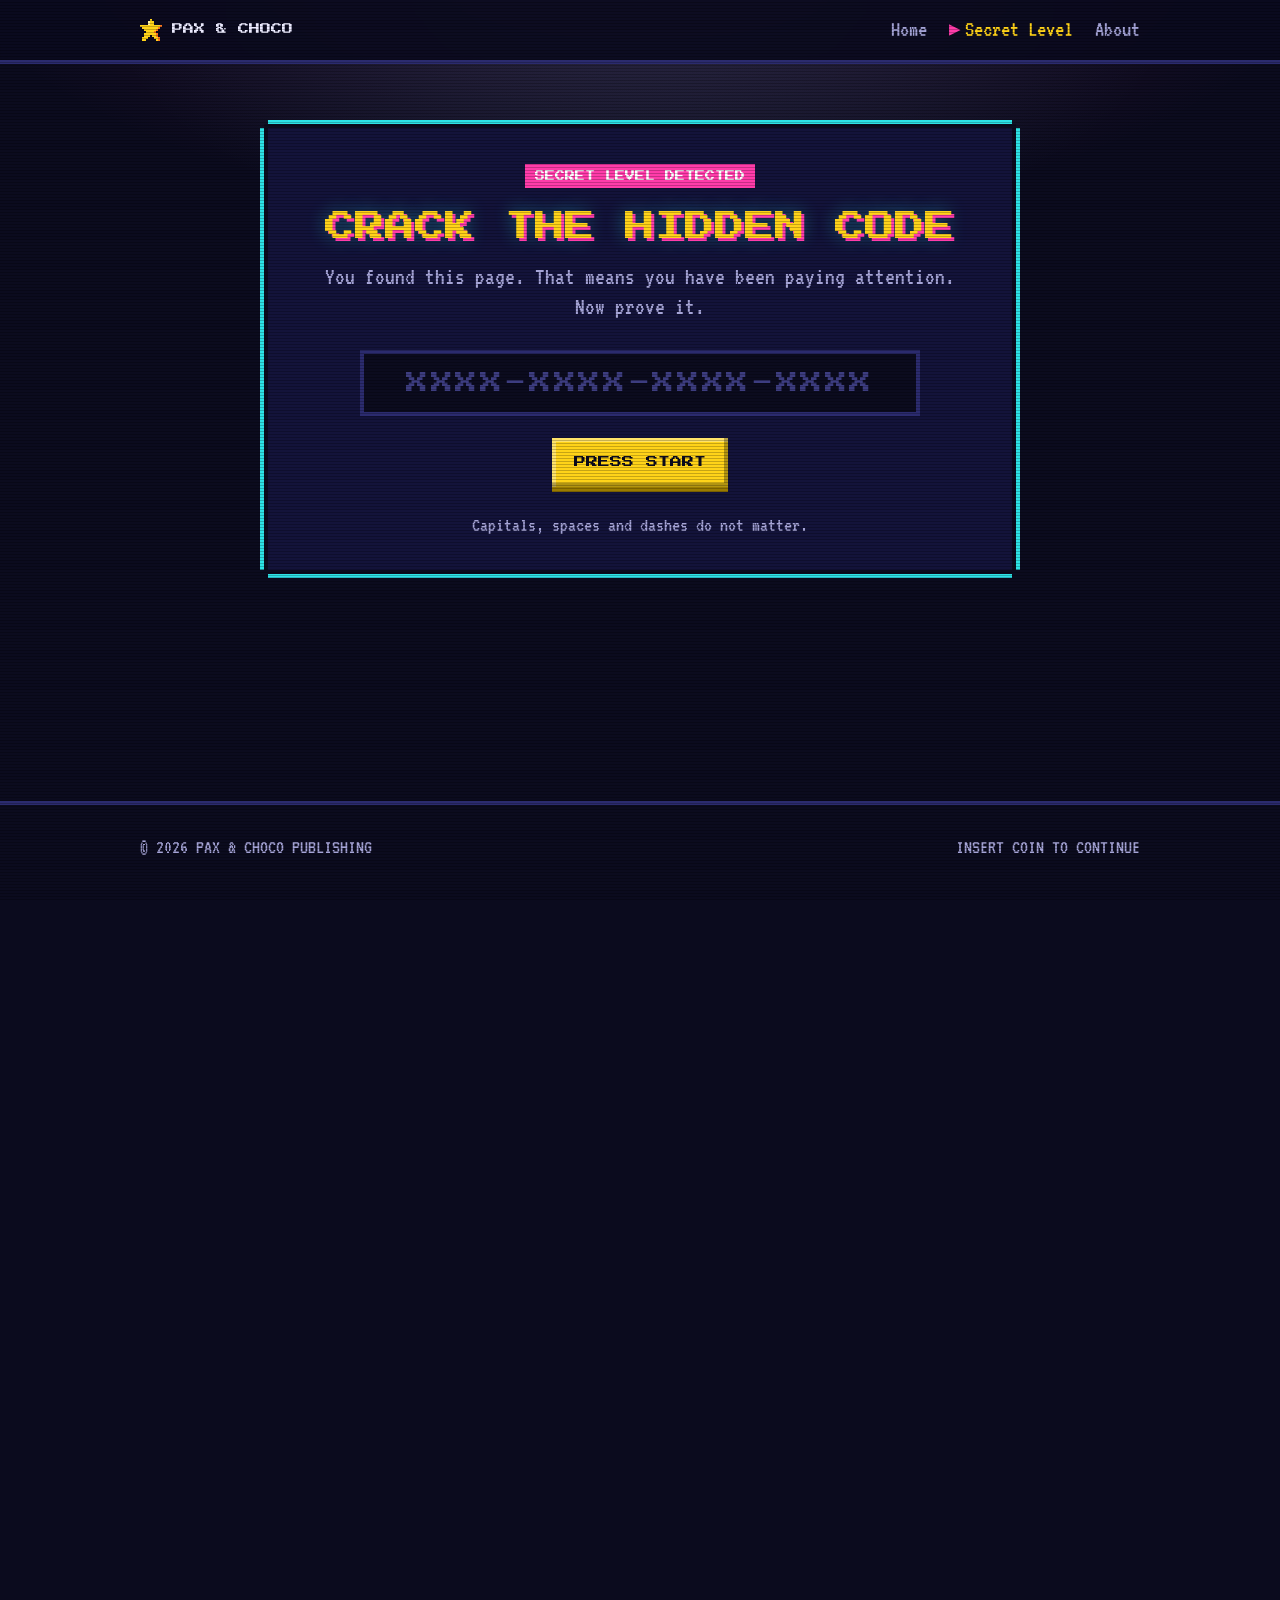
<file: secret/secret/index.html>
<!DOCTYPE html>
<html lang="en">
<head>
<meta charset="UTF-8">
<title>Moved | Pax &amp; Choco Publishing</title>
<meta name="robots" content="noindex">
<meta http-equiv="refresh" content="0; url=/secret/">
<link rel="canonical" href="https://paxandchoco.com/secret/">
</head>
<body><p>The Secret Level has moved. <a href="/secret/">Continue</a>.</p></body>
</html>
</file>
<file: assets/site.css>
/* Pax & Choco Publishing - shared styles. Palette and type follow the book cover. */

@font-face { font-family: "Press Start 2P"; src: url("/assets/fonts/PressStart2P-Regular.woff2") format("woff2"); font-display: swap; }
@font-face { font-family: "Space Mono"; src: url("/assets/fonts/SpaceMono-Regular.woff2") format("woff2"); font-weight: 400; font-display: swap; }
@font-face { font-family: "Space Mono"; src: url("/assets/fonts/SpaceMono-Bold.woff2") format("woff2"); font-weight: 700; font-display: swap; }
@font-face { font-family: "VT323"; src: url("/assets/fonts/VT323-Regular.woff2") format("woff2"); font-display: swap; }

:root {
  --navy: #0b0b1e;
  --navy-2: #13133a;
  --navy-3: #1c1c52;
  --cyan: #2de2e6;
  --magenta: #ff3caa;
  --yellow: #ffd319;
  --orange: #ff781e;
  --text: #ecebff;
  --muted: #a4a3d6;
  --line: #2b2b6e;
  --px: 4px;
  --pixel: "Press Start 2P", monospace;
  --term: "VT323", monospace;
  --body: "Space Mono", ui-monospace, monospace;
}

* { box-sizing: border-box; margin: 0; padding: 0; }
html { scroll-behavior: smooth; }

body {
  background: var(--navy);
  color: var(--text);
  font-family: var(--body);
  font-size: 16px;
  line-height: 1.65;
  min-height: 100vh;
  display: flex;
  flex-direction: column;
  background-image:
    radial-gradient(ellipse 80% 50% at 50% -10%, rgba(255, 60, 170, 0.18), transparent 70%),
    radial-gradient(ellipse 60% 40% at 50% 0%, rgba(45, 226, 230, 0.12), transparent 70%);
  background-repeat: no-repeat;
}
main { flex: 1; }

/* CRT scanlines over everything */
body::after {
  content: "";
  position: fixed;
  inset: 0;
  pointer-events: none;
  z-index: 100;
  background: repeating-linear-gradient(0deg, rgba(0, 0, 0, 0.22) 0 1px, transparent 1px 3px);
}

a { color: var(--cyan); text-underline-offset: 3px; }
a:hover { color: var(--yellow); }
:focus-visible { outline: 3px solid var(--yellow); outline-offset: 3px; }

.wrap { width: 100%; max-width: 1040px; margin: 0 auto; padding: 0 20px; }
.skip { position: absolute; left: -999px; }
.skip:focus { left: 12px; top: 12px; z-index: 200; background: var(--yellow); color: var(--navy); padding: 8px 12px; font-family: var(--pixel); font-size: 10px; }

/* ---------- logo: embossed pixel letters ---------- */
.logo {
  font-family: var(--pixel);
  text-transform: uppercase;
  line-height: 1.25;
  letter-spacing: 0.04em;
  text-align: center;
}
.logo .ln { display: block; }
.logo .sm { font-size: 0.55em; color: #cfeffd; letter-spacing: 0.08em; text-shadow: 0 0 10px rgba(45, 226, 230, 0.8), 3px 3px 0 #3a1a8a; margin-bottom: 0.35em; }
.logo .big {
  background: linear-gradient(180deg, #fff3a0 0%, var(--yellow) 30%, var(--orange) 85%);
  -webkit-background-clip: text;
  background-clip: text;
  color: transparent;
  filter:
    drop-shadow(0 0.06em 0 var(--magenta))
    drop-shadow(0 0.06em 0 #a3166a)
    drop-shadow(0.04em 0.04em 0 #4a0a3a)
    drop-shadow(0 0 0.25em rgba(45, 226, 230, 0.75));
}

/* ---------- header / nav ---------- */
.topbar {
  position: sticky;
  top: 0;
  z-index: 50;
  background: rgba(11, 11, 30, 0.9);
  border-bottom: var(--px) solid var(--line);
  backdrop-filter: blur(4px);
}
.topbar .wrap { display: flex; align-items: center; justify-content: space-between; gap: 14px; min-height: 60px; }
.brand { display: flex; align-items: center; gap: 10px; text-decoration: none; color: var(--text); font-family: var(--pixel); font-size: 11px; white-space: nowrap; }
.brand svg { width: 22px; height: 22px; }
.nav { display: flex; gap: 22px; }
.nav a { font-family: var(--term); font-size: 23px; color: var(--muted); text-decoration: none; }
.nav a:hover, .nav a[aria-current="page"] { color: var(--yellow); }
.nav a[aria-current="page"]::before { content: "\25B8"; color: var(--magenta); margin-right: 4px; }

/* ---------- pixel frame ---------- */
.frame {
  position: relative;
  background: var(--navy-2);
  border: var(--px) solid var(--cyan);
  box-shadow: inset 0 0 0 var(--px) var(--navy), 0 0 22px rgba(45, 226, 230, 0.15), 8px 8px 0 rgba(255, 60, 170, 0.35);
  clip-path: polygon(0 8px, 4px 8px, 4px 4px, 8px 4px, 8px 0, calc(100% - 8px) 0, calc(100% - 8px) 4px, calc(100% - 4px) 4px, calc(100% - 4px) 8px, 100% 8px, 100% calc(100% - 8px), calc(100% - 4px) calc(100% - 8px), calc(100% - 4px) calc(100% - 4px), calc(100% - 8px) calc(100% - 4px), calc(100% - 8px) 100%, 8px 100%, 8px calc(100% - 4px), 4px calc(100% - 4px), 4px calc(100% - 8px), 0 calc(100% - 8px));
}
.frame.magenta { border-color: var(--magenta); }

.tag { display: inline-block; font-family: var(--pixel); font-size: 10px; line-height: 1; padding: 7px 10px; background: var(--yellow); color: var(--navy); }
.tag.magenta { background: var(--magenta); color: #fff; }
.tag.cyan { background: var(--cyan); color: var(--navy); }

h1, h2, h3 { font-family: var(--pixel); font-weight: 400; line-height: 1.45; }
h2 { font-size: 16px; color: var(--cyan); margin-bottom: 20px; }
h2::before { content: ""; display: inline-block; width: 0.6em; height: 0.6em; margin-right: 0.6em; background: var(--magenta); box-shadow: 0.2em 0.2em 0 #4a0a3a; vertical-align: 0.05em; }
h3 { font-size: 12px; color: var(--yellow); margin-bottom: 10px; }
.muted { color: var(--muted); }
.term { font-family: var(--term); font-size: 22px; line-height: 1.25; }

/* ---------- buttons ---------- */
.btn {
  display: inline-block;
  font-family: var(--pixel);
  font-size: 12px;
  line-height: 1.4;
  padding: 16px 22px;
  color: var(--navy);
  background: var(--yellow);
  border: 0;
  text-decoration: none;
  cursor: pointer;
  box-shadow: inset -4px -4px 0 rgba(0, 0, 0, 0.3), inset 4px 4px 0 rgba(255, 255, 255, 0.35), 0 5px 0 #9a7a00;
  transition: transform 0.05s, filter 0.1s;
}
.btn:hover { color: var(--navy); filter: brightness(1.08); }
.btn:active { transform: translateY(4px); box-shadow: inset -4px -4px 0 rgba(0, 0, 0, 0.3), 0 1px 0 #9a7a00; }
.btn.magenta { background: var(--magenta); color: #fff; box-shadow: inset -4px -4px 0 rgba(0, 0, 0, 0.3), inset 4px 4px 0 rgba(255, 255, 255, 0.25), 0 5px 0 #8f1660; }
.btn.ghost { background: transparent; color: var(--cyan); box-shadow: inset 0 0 0 3px var(--cyan); }
.btn.ghost:hover { color: var(--yellow); box-shadow: inset 0 0 0 3px var(--yellow); }
.btn[aria-disabled="true"] { background: var(--navy-3); color: var(--muted); box-shadow: inset 0 0 0 3px var(--line); cursor: default; filter: none; transform: none; }

.blink { animation: blink 1.1s steps(1) infinite; }
@keyframes blink { 50% { opacity: 0; } }

/* ---------- footer ---------- */
.footer { margin-top: 80px; border-top: var(--px) solid var(--line); padding: 26px 0 36px; font-family: var(--term); font-size: 20px; color: var(--muted); }
.footer .wrap { display: flex; flex-wrap: wrap; justify-content: space-between; gap: 12px; }
.footer a { color: var(--muted); }

@media (max-width: 680px) {
  .brand span { display: none; }
  .nav { gap: 14px; }
  .nav a { font-size: 20px; }
  .btn { font-size: 11px; padding: 14px 16px; }
}

@media (prefers-reduced-motion: reduce) {
  *, *::before, *::after { animation-duration: 0.01ms !important; animation-iteration-count: 1 !important; transition: none !important; }
  html { scroll-behavior: auto; }
}
</file>
